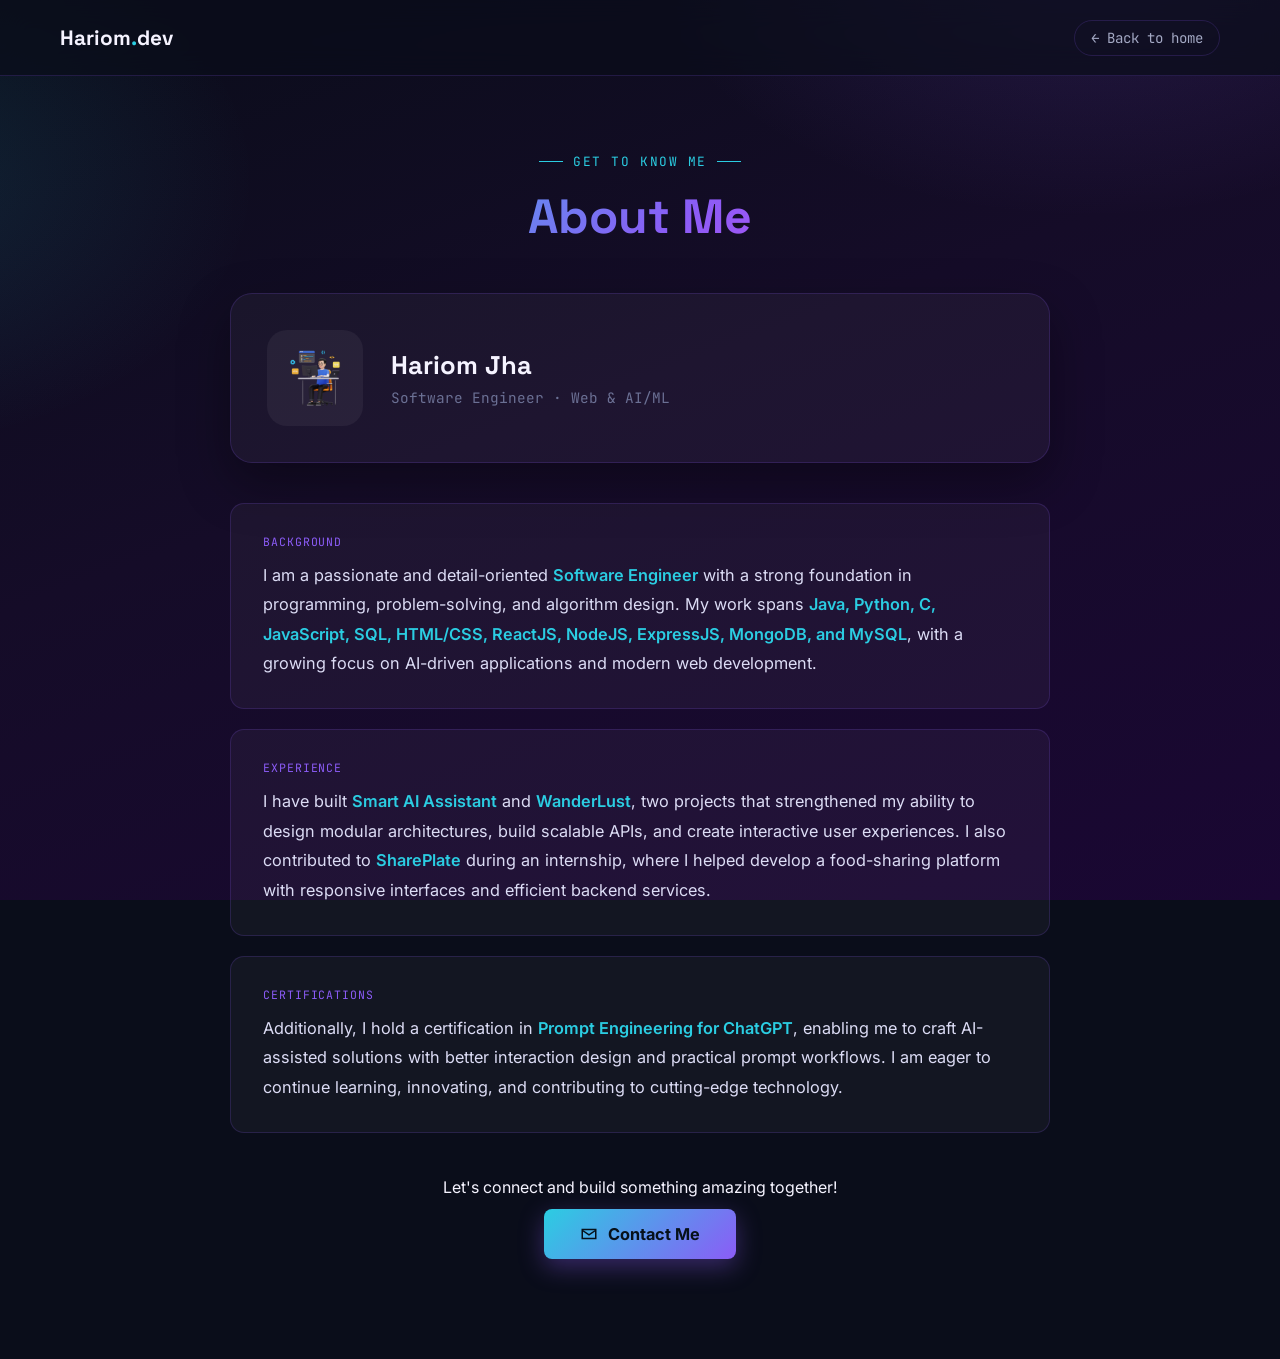
<file: about.html>
<!DOCTYPE html>
<html lang="en">
<head>
    <meta charset="UTF-8">
    <meta name="viewport" content="width=device-width, initial-scale=1.0">
    <title>About Me - Hariom Jha</title>
    <link rel="preconnect" href="https://fonts.googleapis.com">
    <link rel="preconnect" href="https://fonts.gstatic.com" crossorigin>
    <link
      href="https://fonts.googleapis.com/css2?family=Space+Grotesk:wght@500;600;700&family=Inter:wght@400;500;600&family=JetBrains+Mono:wght@400;500;600&display=swap"
      rel="stylesheet">
    <link rel="stylesheet" href="abstyles.css">
</head>
<body>
    <nav>
        <div class="nav-brand">Hariom<span class="dot">.</span>dev</div>
        <a href="index.html" class="back-link">&larr; Back to home</a>
    </nav>

    <header class="page-header">
        <div class="eyebrow">Get to know me</div>
        <h1>About Me</h1>
    </header>

    <section class="about">
        <div class="profile-card">
            <img src="hi.png" alt="Illustration of Hariom at his laptop">
            <div>
                <h2>Hariom Jha</h2>
                <span>Software Engineer · Web &amp; AI/ML</span>
            </div>
        </div>

        <div class="bio-grid">
            <div class="bio-card">
                <span class="card-label">Background</span>
                <p>I am a passionate and detail-oriented <strong>Software Engineer</strong> with a strong
                    foundation in programming, problem-solving, and algorithm design. My work spans
                    <strong>Java, Python, C, JavaScript, SQL, HTML/CSS, ReactJS, NodeJS, ExpressJS, MongoDB, and MySQL</strong>,
                    with a growing focus on AI-driven applications and modern web development.</p>
            </div>

            <div class="bio-card">
                <span class="card-label">Experience</span>
                <p>I have built <strong>Smart AI Assistant</strong> and <strong>WanderLust</strong>, two projects that strengthened my ability to design modular architectures, build scalable APIs, and create interactive user experiences. I also contributed to <strong>SharePlate</strong> during an internship, where I helped develop a food-sharing platform with responsive interfaces and efficient backend services.</p>
            </div>

            <div class="bio-card">
                <span class="card-label">Certifications</span>
                <p>Additionally, I hold a certification in <strong>Prompt Engineering for ChatGPT</strong>,
                    enabling me to craft AI-assisted solutions with better interaction design and practical prompt workflows. I am eager to continue learning, innovating, and contributing to cutting-edge technology.</p>
            </div>
        </div>

        <div class="cta-wrap">
            <p class="cta-note">Let's connect and build something amazing together!</p>
            <a href="mailto:hariomjha100@gmail.com?subject=Hello%20Hariom" class="contact-btn">
                <svg width="18" height="18" viewBox="0 0 24 24" fill="none" stroke="currentColor" stroke-width="2"><path d="M3 6h18v12H3z"/><path d="m3 7 9 6 9-6"/></svg>
                Contact Me
            </a>
        </div>
    </section>
</body>
</html>
</file>
<file: abstyles.css>
:root {
  --bg-deep: #0a0d1a;
  --surface: rgba(255, 255, 255, 0.04);
  --surface-strong: rgba(255, 255, 255, 0.07);
  --border: rgba(139, 92, 246, 0.18);
  --border-cyan: rgba(43, 205, 226, 0.25);
  --cyan: #2bcde2;
  --violet: #8b5cf6;
  --magenta: #d946ef;
  --text-primary: #f5f3ff;
  --text-muted: #a3a8c3;
  --text-dim: #6b7094;
  --font-display: 'Space Grotesk', sans-serif;
  --font-body: 'Inter', sans-serif;
  --font-mono: 'JetBrains Mono', monospace;
  --radius-m: 14px;
  --radius-l: 22px;
  --ease: cubic-bezier(0.16, 1, 0.3, 1);
}

* { margin: 0; padding: 0; box-sizing: border-box; }

body {
  background: var(--bg-deep);
  background-image:
    radial-gradient(60vw 40vw at 85% -10%, rgba(139, 92, 246, 0.18), transparent 60%),
    radial-gradient(50vw 35vw at -10% 20%, rgba(43, 205, 226, 0.12), transparent 60%),
    linear-gradient(160deg, #0a0d1a 0%, #150c28 45%, #1a0733 100%);
  background-attachment: fixed;
  color: var(--text-primary);
  font-family: var(--font-body);
  min-height: 100vh;
}

a { color: var(--cyan); }

/* Nav */
nav {
  display: flex;
  justify-content: space-between;
  align-items: center;
  height: 76px;
  background: rgba(10, 13, 26, 0.7);
  backdrop-filter: blur(14px);
  padding: 0 60px;
  position: sticky;
  top: 0;
  border-bottom: 1px solid var(--border);
}
.nav-brand {
  font-family: var(--font-display);
  font-size: 1.3rem;
  font-weight: 700;
}
.nav-brand .dot { color: var(--cyan); }
.back-link {
  font-family: var(--font-mono);
  font-size: 0.88rem;
  color: var(--text-muted);
  text-decoration: none;
  display: inline-flex;
  align-items: center;
  gap: 8px;
  padding: 8px 16px;
  border: 1px solid var(--border);
  border-radius: 100px;
  transition: color 0.25s var(--ease), border-color 0.25s var(--ease);
}
.back-link:hover { color: var(--cyan); border-color: var(--cyan); }

/* Header */
header.page-header {
  max-width: 900px;
  margin: 70px auto 0;
  padding: 0 40px;
  text-align: center;
}
.eyebrow {
  font-family: var(--font-mono);
  font-size: 0.8rem;
  letter-spacing: 0.12em;
  text-transform: uppercase;
  color: var(--cyan);
  display: inline-flex;
  align-items: center;
  gap: 10px;
  margin-bottom: 16px;
}
.eyebrow::before, .eyebrow::after {
  content: '';
  width: 24px;
  height: 1px;
  background: var(--cyan);
}
header.page-header h1 {
  font-family: var(--font-display);
  font-size: clamp(2.2rem, 4.5vw, 3rem);
  font-weight: 700;
  background: linear-gradient(135deg, var(--cyan), var(--violet) 55%, var(--magenta));
  -webkit-background-clip: text;
  -webkit-text-fill-color: transparent;
  background-clip: text;
}

/* About section */
.about {
  max-width: 900px;
  margin: 46px auto 100px;
  padding: 0 40px;
}

.profile-card {
  display: flex;
  align-items: center;
  gap: 28px;
  background: var(--surface);
  border: 1px solid var(--border);
  border-radius: var(--radius-l);
  padding: 36px;
  margin-bottom: 40px;
  box-shadow: 0 20px 50px rgba(0,0,0,0.35);
}
.profile-card img {
  width: 96px;
  height: 96px;
  object-fit: contain;
  border-radius: 20px;
  background: rgba(255,255,255,0.05);
  padding: 12px;
  flex-shrink: 0;
}
.profile-card h2 {
  font-family: var(--font-display);
  font-size: 1.6rem;
  margin-bottom: 6px;
}
.profile-card span {
  font-family: var(--font-mono);
  font-size: 0.9rem;
  color: var(--text-dim);
}

.bio-grid {
  display: grid;
  gap: 20px;
}

.bio-card {
  background: var(--surface);
  border: 1px solid var(--border);
  border-radius: var(--radius-m);
  padding: 30px 32px;
  transition: transform 0.3s var(--ease), border-color 0.3s var(--ease);
}
.bio-card:hover { transform: translateY(-4px); border-color: var(--border-cyan); }

.bio-card .card-label {
  font-family: var(--font-mono);
  font-size: 0.72rem;
  letter-spacing: 0.08em;
  text-transform: uppercase;
  color: var(--violet);
  margin-bottom: 12px;
  display: block;
}

.bio-card p {
  font-size: 1.02rem;
  line-height: 1.8;
  color: #dcdcf5;
}

.about strong { color: var(--cyan); font-weight: 600; }

.contact-btn {
  display: inline-flex;
  align-items: center;
  gap: 10px;
  margin-top: 12px;
  padding: 15px 36px;
  background: linear-gradient(135deg, var(--cyan), var(--violet));
  color: #06111a;
  font-size: 1.02rem;
  font-weight: 700;
  text-decoration: none;
  border-radius: 8px;
  transition: transform 0.25s var(--ease), box-shadow 0.25s var(--ease);
  box-shadow: 0 8px 24px rgba(139, 92, 246, 0.35);
}
.contact-btn:hover { transform: translateY(-3px); box-shadow: 0 12px 30px rgba(139, 92, 246, 0.5); }

.cta-wrap { text-align: center; margin-top: 44px; }

@media (max-width: 640px) {
  nav { padding: 0 24px; }
  header.page-header, .about { padding: 0 24px; }
  .profile-card { flex-direction: column; text-align: center; }
}
</file>
